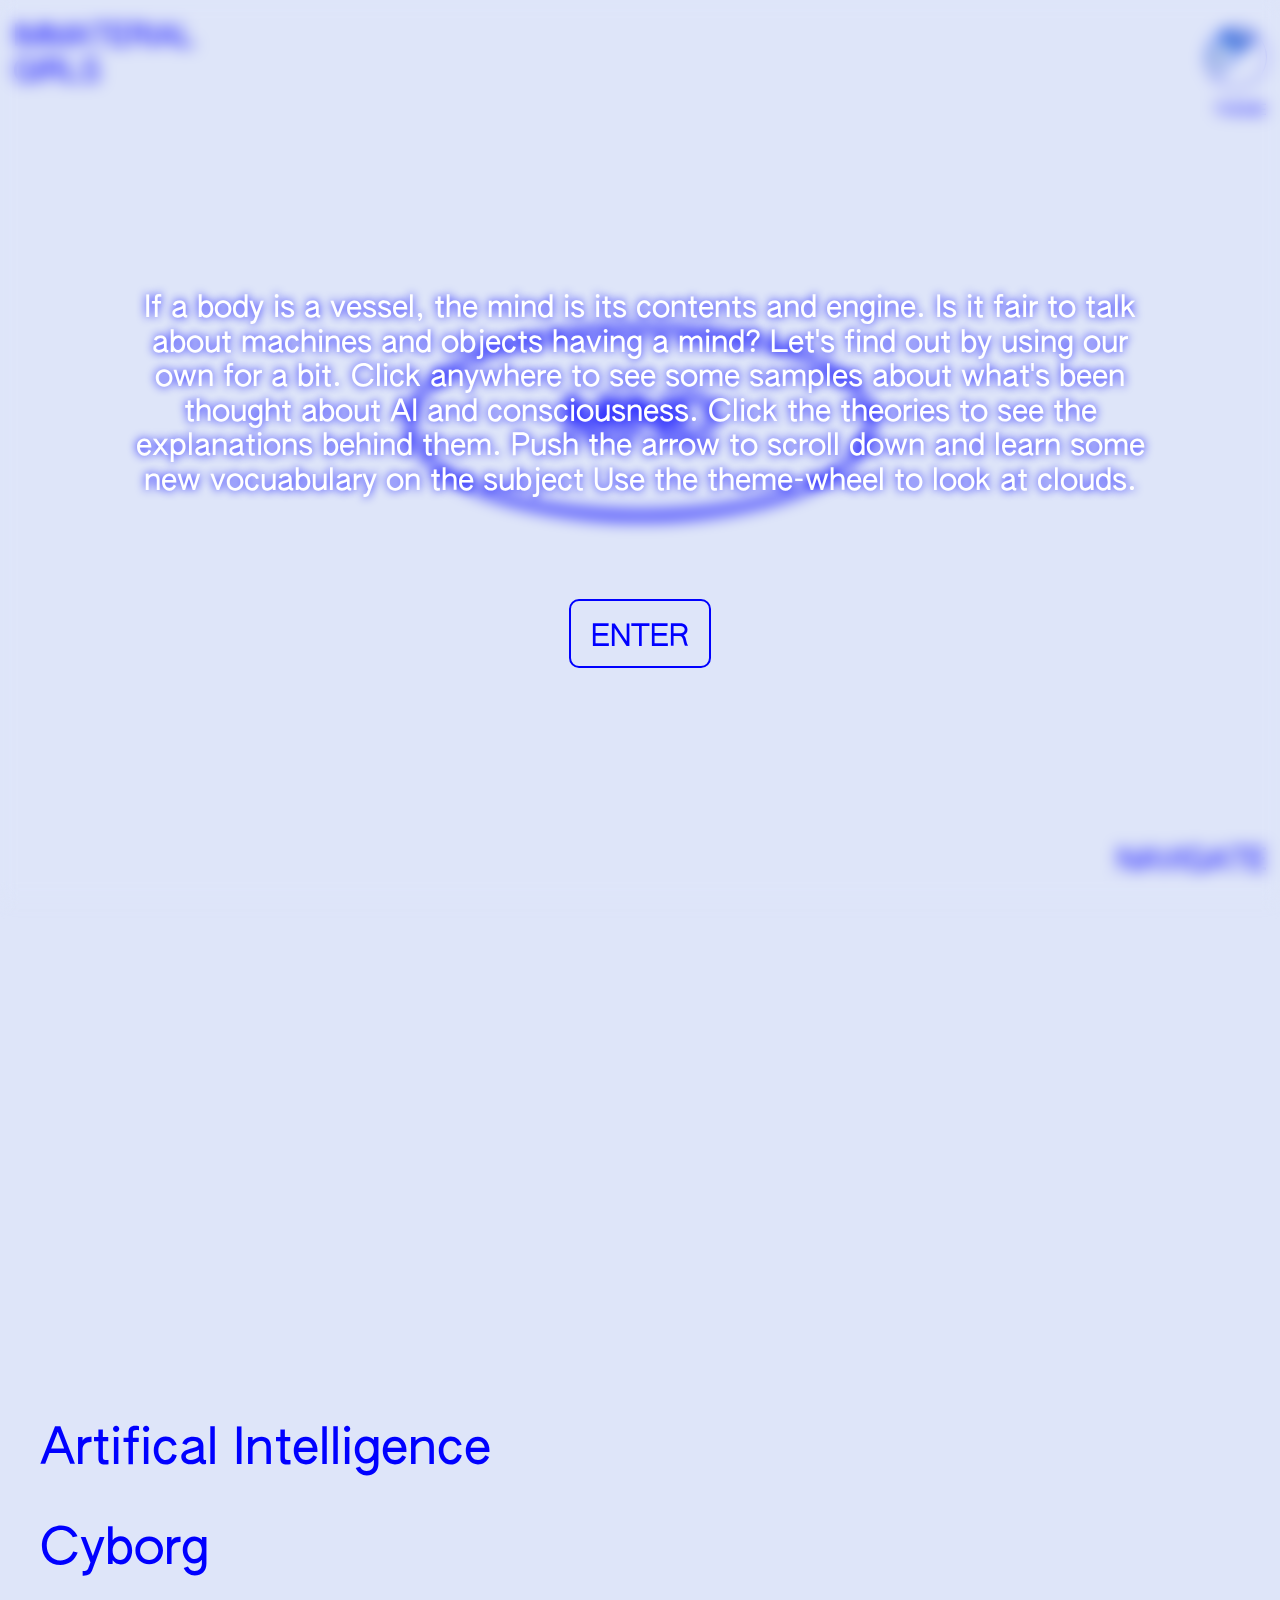
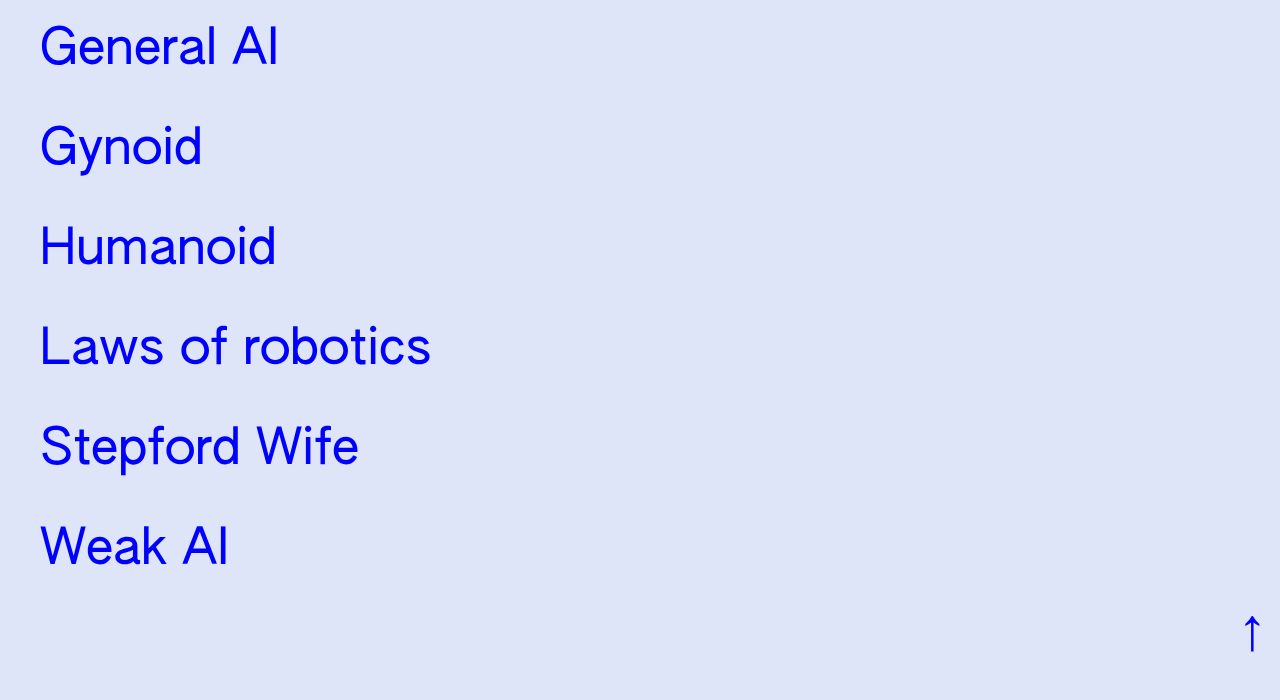
<file: The Mind/index.html>
<head>
	<title>The Mind</title>
	<link rel="stylesheet" href="normalize.css">
	<link rel="stylesheet" href="mind.css">
	<link rel="stylesheet" href="dictionary-float.css">
	<link rel="shortcut icon" href="favicon.ico">
	<meta charset='utf-8'>
	
	 <meta name="viewport" content="width=device-width, initial-scale=1.0">

</head>


<body style="overflow:hidden;">
<svg width=0 height=0>
	<clipPath id="clipper">
		<path class="cls-1" d="M306.64,159.07a79.18,79.18,0,0,0-29.4-61.66,12.82,12.82,0,0,1-4.74-10v-.07A79.38,79.38,0,0,0,126.7,43.9a12.23,12.23,0,0,1-12.32,5.35A79.4,79.4,0,0,0,29.13,161.32a12.36,12.36,0,0,1-1.69,13.19A79,79,0,0,0,8.78,224.45c-.64,43.6,34.5,79.88,78.11,80.56a79.33,79.33,0,0,0,26.28-4,12.54,12.54,0,0,1,12.61,2.8,79.37,79.37,0,0,0,133.91-56.58q0-3.45-.2-6.83a12.54,12.54,0,0,1,6.32-11.91A79.36,79.36,0,0,0,306.64,159.07Z"/>
	</clipPath>
</svg>	

<div class="blur" id="remain">	
	<header class="button"><p class="header">IMMATERIAL <br>GIRLS</p>
	</header>
	<footer class="button">
		<ul id="glideup">
			<a href='../index.html'><li>BODY</li>   </a>
			<a href='../The Heart/index.html'><li>HEART</li>  </a>
			<a href='../The Voice/index.html'><li>VOICE</li>  </a>
			<a href='../The SOul/index.html'><li>SOUL</li>   </a>
			<li>INDEX</li>
		</ul>
		<p id="navigate"> NAVIGATE</p>
	
	</footer>
	<h1 class="arrow">↓</h1>
	
		
		
	<div id="themecontain">
		<div id="theme" class="button">
			<div class="halfcircle sky"></div>
			<div class="halfcircle reverse"></div>
		</div>
		<p class="themetext">THEME</p>
	</div>
		
	<div class="container clicker">

	
		<div class="main bubble"><h1>MIND</h1></div>
		
		<div class="title bubble" id="firstBubble"><h1> TURING TEST</h1></div>
		<div class="title bubble" id="secondBubble"><h1> MORAVECS PARADOX </h1></div>
		<div class="title bubble" id="thirdBubble"><h1> THE CHINESE ROOM </h1></div>
		<div class="title bubble" id="fourthBubble"><h1> MARY IN THE BLACK <br>AND WHITE ROOM </h1></div>
		
		
		
		
	
	
	</div>
</div>
<div class="blur" id="delete">	
	<header class="button"><p class="header">IMMATERIAL <br>GIRLS</p>
	</header>
	<footer class="button">
		<ul id="glideup">
			<li>BODY</li>
			<li>HEART</li>
			<li>SOUL</li>
			<li>FUTURE</li>
			<li>INDEX</li>
		</ul>
		<p id="navigate"> NAVIGATE</p>
	
	</footer>
		
		
	<div id="themecontain">
		<div id="theme" class="button">
			<div class="halfcircle sky"></div>
			<div class="halfcircle reverse"></div>
		</div>
		<p class="themetext">THEME</p>
	</div>
		
	<div class="container">

	
		<div class="main bubble"><h1>MIND</h1></div>
		
		<div class="title bubble" id="firstBubble"><h1> TURING TEST</h1></div>
		<div class="title bubble" id="secondBubble"><h1> MORAVECS PARADOX </h1></div>
		<div class="title bubble" id="thirdBubble"><h1> THE CHINESE ROOM </h1></div>
		<div class="title bubble" id="fourthBubble"><h1> MARY IN THE BLACK <br>AND WHITE ROOM </h1></div>
		<div class="title bubble" id="fifthBubble"><h1> GENERAL ADVERSIAL<br> NETWORKS </h1></div>
		
		
		
		
	
	
	</div>
</div>

<div class="dictionary">
	
		<div class="left">
			<ul class="wordlist">
				<li class="wordlist" id="A">Artifical Intelligence      </li>
				<li class="wordlist" id="C">Cyborg                      </li>
				<li class="wordlist" id="G">General AI					</li>
				
				<li class="wordlist" id="Gy">Gynoid                      </li>
				
				<li class="wordlist" id="H">Humanoid                    </li>
				<li class="wordlist" id="L">Laws of robotics            </li>
				<li class="wordlist" id="S">Stepford Wife               </li>
				<li class="wordlist" id="W">Weak AI                     </li>
			</ul>
		</div>
	
	        <div class="right">
	        		<img id="hideimg" src="media/transparent.png" >
	        	    <div class="hidetext">
	        			<p id="hidden"></p>
						<h1 class="arrow" id="updown">↓</h1>
						
	        		</div>
	        </div>
		
	
	
</div>	

<div id="thoughtbubble">
	<img src="media/thought1.svg"> <div class="clipone"><p>This this is the way this is the way I want to live, I'm going through chaanages dudududuuddudu duduudu duudud gasghaghds hello hepejgpeorgj eohirhfuerhge oierhoehrfeo gefgrugb'</p></div>
</div>

<div class="container" id="startscreen">
		<p>If a body is a vessel, the mind is its contents and engine. Is it fair to talk about machines and objects having a mind? Let's find out by using our own for a bit. Click anywhere to see some samples about what's been thought about AI and consciousness. Click the theories to see the explanations behind them. Push the arrow to scroll down and learn some new vocuabulary on the subject Use the theme-wheel to look at clouds.</p>
		<button>ENTER</button>
		
</div>





	

<!----SCRIPT----->

<script class="play"></script>
<script src="https://ajax.googleapis.com/ajax/libs/jquery/3.3.1/jquery.min.js"></script>
<script src="mind.js"></script>
<script src="clickandshowdictionary.js"></script>


</body>
</file>
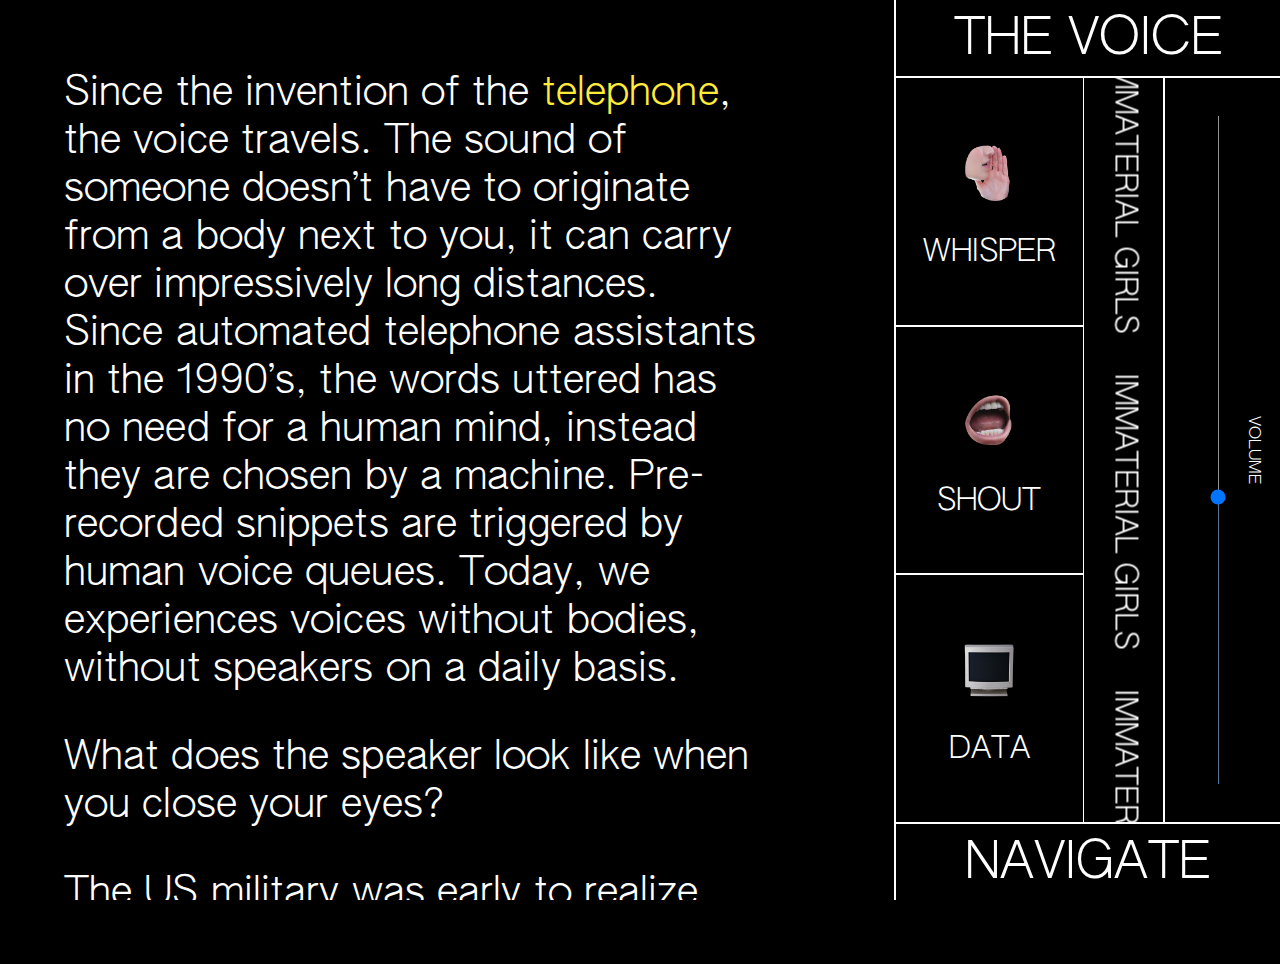
<file: The Voice/index.html>
<head>
	<title>The Voice</title>
	<link rel="stylesheet" href="voice.css">
	<meta charset='utf-8'>
	<link rel="shortcut icon" href="favicon.ico">
	 <meta name="viewport" content="width=device-width, initial-scale=1.0">

</head>

<body>
	<div id="sitecontainer">
		<div class="text content">
	
<div class="normal">
			<p>Since the invention of the <span class="sounds" id="telephone" onclick="playPhone()">telephone</span>, the voice travels. The sound of someone doesn’t have to originate from a body next to you, it can carry over impressively long distances. Since automated telephone assistants in the 1990’s, the words uttered has no need for a human mind, instead they are chosen by a machine. Pre-recorded snippets are triggered by human voice queues. Today, we experiences voices without bodies, without speakers on a daily basis. </p>
			
			<p>What does the speaker look like when you close your <span class="eyes">eyes?</span></p>
			
			<p>The US military was early to realize the potential. Siri, the voice of all iPhones, grew out of research started in the early 2000s dedicated to develop AI and voice automated interaction in warfare technology. In 2010, Siri was bought by <span class="sounds" id="apple" onclick="playApple()">Apple</span> and in 2011 the digital assistant feature launched with grandiose claims of the future coming to town. Not  too far removed from the cliché of the sassy secretary doing your administrative chores, she has lived in our pockets ever since. </p>
			
			<p>Unlike the voice <span class="sounds" id="welcome" onclick="playWelcome()">welcoming</span> you to stay on hold for your phone company back before you did all those things online, Siri is an algorithmic voice, not a pre recorded one. Her words are pronounced and put together by a computer using just snippets of a ”human voice”. Think the mechanically comical <span class="sounds" id="sam"  onclick="playSam()">Microsoft Sam</span> of windows <span class="sounds" id="XP" onclick="playXP()">XP</span> fame, but a lot more realistic sounding.</p>
			
			<p>What does Siri look like when you close your <span class="eyes">eyes?</span></p>
			
			<p> Up until quite recently, a nasal heavily accented <span class="sounds" id="martin" onclick="playMartin()">mans voice</span> announced the bus and tram stops on all public transport in Gothenburg and most of mid-western Sweden. The voice was pre-recorded and updated annually to suit the needs and newly added destinations of the regions commute. With algorithmic voice technology becoming more available, cheaper and reliable, the public transport company Vässtraffik opted for one as a replacement to  <a href='https://www.gp.se/livsstil/martin-är-rösten-på-spårvagnen-1.3911094' target="_blank">psychologist and stand-up comedian Martin Krantz’s(owner of the before mentioned voice) distinct tone.</a> </p>
			
			<p>In 2017 the company arranged an online poll, where users could vote for their favorite out of 3 artificial replacements. Two were male speakers, and one was female. <a href='https://www.gp.se/nyheter/västsverige/här-är-namnet-på-nya-spårvagnsrösten-1.4676314' target="_blank">A few weeks later, the last one had proved the most popular.</a></p>
			
			<a href='https://www.youtube.com/watch?v=3n5muEWaE_Q' target="_blank"><p>In the movie ”Her”, a human man falls in love with a wallet-looking piece of technology equipped with AI and Scarlett Johanssons voice.</p></a>
			
			<p>Helping, listening, being attentive and affirmative and informative. Our digital assistants, the voice on the tram, most automated voices we meet in daily service and commerce. There seems to be a digital ”her” comforting you or holding your hand through every automated part of your life. <a href='https://ieeexplore.ieee.org/document/5354116?arnumber=5354116' target="_blank">Or asking you for money, which you will probably be more willing to give than  if the voice was deeper</a>.</p>

</div>

<div class="dataspeak">
	<p>01010011 01101001 01101110 01100011 01100101 00100000 01110100 01101000 01100101 00100000 01101001 01101110 01110110 01100101 01101110 01110100 01101001 01101111 01101110 00100000 01101111 01100110 00100000 01110100 01101000 01100101 00100000<span class="sounds" id="telephone" onclick="playPhone()">01110100 01100101 01101100 01100101 01110000 01101000 01101111 01101110 01100101</span> 01110100 01101000 01100101 00100000 01110110 01101111 01101001 01100011 01100101 00100000 01110100 01110010 01100001 01110110 01100101 01101100 01110011 00101110 00100000 01010100 01101000 01100101 00100000 01110011 01101111 01110101 01101110 01100100 00100000 01101111 01100110 00100000 01110011 01101111 01101101 01100101 01101111 01101110 01100101 00100000 01100100 01101111 01100101 01110011 01101110 10000000011001 01110100 00100000 01101000 01100001 01110110 01100101 00100000 01110100 01101111 00100000 01101111 01110010 01101001 01100111 01101001 01101110 01100001 01110100 01100101 00100000 01100110 01110010 01101111 01101101 00100000 01100001 00100000 01100010 01101111 01100100 01111001 00100000 01101110 01100101 01111000 01110100 00100000 01110100 01101111 00100000 01111001 01101111 01110101 00101100 00100000 01101001 01110100 00100000 01100011 01100001 01101110 00100000 01100011 01100001 01110010 01110010 01111001 00100000 01101111 01110110 01100101 01110010 00100000 01101001 01101101 01110000 01110010 01100101 01110011 01110011 01101001 01110110 01100101 01101100 01111001 00100000 01101100 01101111 01101110 01100111 00100000 01100100 01101001 01110011 01110100 01100001 01101110 01100011 01100101 01110011 00101110 00100000 01010011 01101001 01101110 01100011 01100101 00100000 01100001 01110101 01110100 01101111 01101101 01100001 01110100 01100101 01100100 00100000 01110100 01100101 01101100 01100101 01110000 01101000 01101111 01101110 01100101 00100000 01100001 01110011 01110011 01101001 01110011 01110100 01100001 01101110 01110100 01110011 00100000 01101001 01101110 00100000 01110100 01101000 01100101 00100000 00110001 00111001 00111001 00110000 10000000011001 01110011 00101100 00100000 01110100 01101000 01100101 00100000 01110111 01101111 01110010 01100100 01110011 00100000 01110101 01110100 01110100 01100101 01110010 01100101 01100100 00100000 01101000 01100001 01110011 00100000 01101110 01101111 00100000 01101110 01100101 01100101 01100100 00100000 01100110 01101111 01110010 00100000 01100001 00100000 01101000 01110101 01101101 01100001 01101110 00100000 01101101 01101001 01101110 01100100 00101100 00100000 01101001 01101110 01110011 01110100 01100101 01100001 01100100 00100000 01110100 01101000 01100101 01111001 00100000 01100001 01110010 01100101 00100000 01100011 01101000 01101111 01110011 01100101 01101110 00100000 01100010 01111001 00100000 01100001 00100000 01101101 01100001 01100011 01101000 01101001 01101110 01100101 00101110 00100000 01010000 01110010 01100101 00101101 01110010 01100101 01100011 01101111 01110010 01100100 01100101 01100100 00100000 01110011 01101110 01101001 01110000 01110000 01100101 01110100 01110011 00100000 01100001 01110010 01100101 00100000 01110100 01110010 01101001 01100111 01100111 01100101 01110010 01100101 01100100 00100000 01100010 01111001 00100000 01101000 01110101 01101101 01100001 01101110 00100000 01110110 01101111 01101001 01100011 01100101 00100000 01110001 01110101 01100101 01110101 01100101 01110011 00101110 00100000 01010100 01101111 01100100 01100001 01111001 00101100 00100000 01110111 01100101 00100000 01100101 01111000 01110000 01100101 01110010 01101001 01100101 01101110 01100011 01100101 01110011 00100000 01110110 01101111 01101001 01100011 01100101 01110011 00100000 01110111 01101001 01110100 01101000 01101111 01110101 01110100 00100000 01100010 01101111 01100100 01101001 01100101 01110011 00101100 00100000 01110111 01101001 01110100 01101000 01101111 01110101 01110100 00100000 01110011 01110000 01100101 01100001 01101011 01100101 01110010 01110011 00100000 01101111 01101110 00100000 01100001 00100000 01100100 01100001 01101001 01101100 01111001 00100000 01100010 01100001 01110011 01101001 01110011 00101110 00100000 
	</p>
	
	<p>01010111 01101000 01100001 01110100 00100000 01100100 01101111 01100101 01110011 00100000 01110100 01101000 01100101 00100000 01110011 01110000 01100101 01100001 01101011 01100101 01110010 00100000 01101100 01101111 01101111 01101011 00100000 01101100 01101001 01101011 01100101 00100000 01110111 01101000 01100101 01101110 00100000 01111001 01101111 01110101 00100000 01100011 01101100 01101111 01110011 01100101 00100000 01111001 01101111 01110101 01110010<span class="eyes">01100101 01111001 01100101 01110011 00111111</span></p>
	
	<p>01010100 01101000 01100101 00100000 01010101 01010011 00100000 01101101 01101001 01101100 01101001 01110100 01100001 01110010 01111001 00100000 01110111 01100001 01110011 00100000 01100101 01100001 01110010 01101100 01111001 00100000 01110100 01101111 00100000 01110010 01100101 01100001 01101100 01101001 01111010 01100101 00100000 01110100 01101000 01100101 00100000 01110000 01101111 01110100 01100101 01101110 01110100 01101001 01100001 01101100 00101110 00100000 01010011 01101001 01110010 01101001 00101100 00100000 01110100 01101000 01100101 00100000 01110110 01101111 01101001 01100011 01100101 00100000 01101111 01100110 00100000 01100001 01101100 01101100 00100000 01101001 01010000 01101000 01101111 01101110 01100101 01110011 00101100 00100000 01100111 01110010 01100101 01110111 00100000 01101111 01110101 01110100 00100000 01101111 01100110 00100000 01110010 01100101 01110011 01100101 01100001 01110010 01100011 01101000 00100000 01110011 01110100 01100001 01110010 01110100 01100101 01100100 00100000 01101001 01101110 00100000 01110100 01101000 01100101 00100000 01100101 01100001 01110010 01101100 01111001 00100000 00110010 00110000 00110000 00110000 01110011 00100000 01100100 01100101 01100100 01101001 01100011 01100001 01110100 01100101 01100100 00100000 01110100 01101111 00100000 01100100 01100101 01110110 01100101 01101100 01101111 01110000 00100000 01000001 01001001 00100000 01100001 01101110 01100100 00100000 01110110 01101111 01101001 01100011 01100101 00100000 01100001 01110101 01110100 01101111 01101101 01100001 01110100 01100101 01100100 00100000 01101001 01101110 01110100 01100101 01110010 01100001 01100011 01110100 01101001 01101111 01101110 00100000 01101001 01101110 00100000 01110111 01100001 01110010 01100110 01100001 01110010 01100101 00100000 01110100 01100101 01100011 01101000 01101110 01101111 01101100 01101111 01100111 01111001 00101110 00100000 01001001 01101110 00100000 00110010 00110000 00110001 00110000 00101100 00100000 01010011 01101001 01110010 01101001 00100000 01110111 01100001 01110011 00100000 01100010 01101111 01110101 01100111 01101000 01110100 00100000 01100010 01111001 00100000<span class="sounds" id="apple" onclick="playApple()">01000001 01110000 01110000 01101100 01100101</span> a01101110 01100100 00100000 01101001 01101110 00100000 00110010 00110000 00110001 00110001 00100000 01110100 01101000 01100101 00100000 01100100 01101001 01100111 01101001 01110100 01100001 01101100 00100000 01100001 01110011 01110011 01101001 01110011 01110100 01100001 01101110 01110100 00100000 01100110 01100101 01100001 01110100 01110101 01110010 01100101 00100000 01101100 01100001 01110101 01101110 01100011 01101000 01100101 01100100 00100000 01110111 01101001 01110100 01101000 00100000 01100111 01110010 01100001 01101110 01100100 01101001 01101111 01110011 01100101 00100000 01100011 01101100 01100001 01101001 01101101 01110011 00100000 01101111 01100110 00100000 01110100 01101000 01100101 00100000 01100110 01110101 01110100 01110101 01110010 01100101 00100000 01100011 01101111 01101101 01101001 01101110 01100111 00100000 01110100 01101111 00100000 01110100 01101111 01110111 01101110 00101110 00100000 01001110 01101111 01110100 00100000 00100000 01110100 01101111 01101111 00100000 01100110 01100001 01110010 00100000 01110010 01100101 01101101 01101111 01110110 01100101 01100100 00100000 01100110 01110010 01101111 01101101 00100000 01110100 01101000 01100101 00100000 01100011 01101100 01101001 01100011 01101000 11101001 00100000 01101111 01100110 00100000 01110100 01101000 01100101 00100000 01110011 01100001 01110011 01110011 01111001 00100000 01110011 01100101 01100011 01110010 01100101 01110100 01100001 01110010 01111001 00100000 01100100 01101111 01101001 01101110 01100111 00100000 01111001 01101111 01110101 01110010 00100000 01100001 01100100 01101101 01101001 01101110 01101001 01110011 01110100 01110010 01100001 01110100 01101001 01110110 01100101 00100000 01100011 01101000 01101111 01110010 01100101 01110011 00101100 00100000 01110011 01101000 01100101 00100000 01101000 01100001 01110011 00100000 01101100 01101001 01110110 01100101 01100100 00100000 01101001 01101110 00100000 01101111 01110101 01110010 00100000 01110000 01101111 01100011 01101011 01100101 01110100 01110011 00100000 01100101 01110110 01100101 01110010 00100000 01110011 01101001 01101110 01100011 01100101 00101110 
	</p>
	
	<p>01010101 01101110 01101100 01101001 01101011 01100101 00100000 01110100 01101000 01100101 00100000 01110110 01101111 01101001 01100011 01100101 <span class="sounds" id="welcome" onclick="playWelcome()">01110111 01100101 01101100 01100011 01101111 01101101 01101001 01101110 01100111</span> 01111001 01101111 01110101 00100000 01110100 01101111 00100000 01110011 01110100 01100001 01111001 00100000 01101111 01101110 00100000 01101000 01101111 01101100 01100100 00100000 01100110 01101111 01110010 00100000 01111001 01101111 01110101 01110010 00100000 01110000 01101000 01101111 01101110 01100101 00100000 01100011 01101111 01101101 01110000 01100001 01101110 01111001 00100000 01100010 01100001 01100011 01101011 00100000 01100010 01100101 01100110 01101111 01110010 01100101 00100000 01111001 01101111 01110101 00100000 01100100 01101001 01100100 00100000 01100001 01101100 01101100 00100000 01110100 01101000 01101111 01110011 01100101 00100000 01110100 01101000 01101001 01101110 01100111 01110011 00100000 01101111 01101110 01101100 01101001 01101110 01100101 00101100 00100000 01010011 01101001 01110010 01101001 00100000 01101001 01110011 00100000 01100001 01101110 00100000 01100001 01101100 01100111 01101111 01110010 01101001 01110100 01101000 01101101 01101001 01100011 00100000 01110110 01101111 01101001 01100011 01100101 00101100 00100000 01101110 01101111 01110100 00100000 01100001 00100000 01110000 01110010 01100101 00100000 01110010 01100101 01100011 01101111 01110010 01100100 01100101 01100100 00100000 01101111 01101110 01100101 00101110 00100000 01001000 01100101 01110010 00100000 01110111 01101111 01110010 01100100 01110011 00100000 01100001 01110010 01100101 00100000 01110000 01110010 01101111 01101110 01101111 01110101 01101110 01100011 01100101 01100100 00100000 01100001 01101110 01100100 00100000 01110000 01110101 01110100 00100000 01110100 01101111 01100111 01100101 01110100 01101000 01100101 01110010 00100000 01100010 01111001 00100000 01100001 00100000 01100011 01101111 01101101 01110000 01110101 01110100 01100101 01110010 00100000 01110101 01110011 01101001 01101110 01100111 00100000 01101010 01110101 01110011 01110100 00100000 01110011 01101110 01101001 01110000 01110000 01100101 01110100 01110011 00100000 01101111 01100110 00100000 01100001 00100000 10000000011101 01101000 01110101 01101101 01100001 01101110 00100000 01110110 01101111 01101001 01100011 01100101 10000000011101 00101110 00100000 01010100 01101000 01101001 01101110 01101011 00100000 01110100 01101000 01100101 00100000 01101101 01100101 01100011 01101000 01100001 01101110 01101001 01100011 01100001 01101100 01101100 01111001 00100000 01100011 01101111 01101101 01101001 01100011 01100001 01101100 00100000<span class="sounds" id="sam"  onclick="playSam()">01001101 01101001 01100011 01110010 01101111 01110011 01101111 01100110 01110100 00100000 01010011 01100001 01101101</span> 01101111 01100110 00100000 01110111 01101001 01101110 01100100 01101111 01110111 01110011 <span class="sounds" id="XP" onclick="playXP()">01011000 01010000</span> 01100110 01100001 01101101 01100101 00101100 00100000 01100010 01110101 01110100 00100000 01100001 00100000 01101100 01101111 01110100 00100000 01101101 01101111 01110010 01100101 00100000 01110010 01100101 01100001 01101100 01101001 01110011 01110100 01101001 01100011 00100000 01110011 01101111 01110101 01101110 01100100 01101001 01101110 01100111.</p>
	
	<p>01010111 01101000 01100001 01110100 00100000 01100100 01101111 01100101 01110011 00100000 01010011 01101001 01110010 01101001 00100000 01101100 01101111 01101111 01101011 00100000 01101100 01101001 01101011 01100101 00100000 01110111 01101000 01100101 01101110 00100000 01111001 01101111 01110101 00100000 01100011 01101100 01101111 01110011 01100101 00100000 01111001 01101111 01110101 01110010 <span class="eyes">01100101 01111001 01100101 01110011 00111111</span></p>
	
	<p> 01010101 01110000 00100000 01110101 01101110 01110100 01101001 01101100 00100000 01110001 01110101 01101001 01110100 01100101 00100000 01110010 01100101 01100011 01100101 01101110 01110100 01101100 01111001 00101100 00100000 01100001 00100000 01101110 01100001 01110011 01100001 01101100 00100000 01101000 01100101 01100001 01110110 01101001 01101100 01111001 00100000 01100001 01100011 01100011 01100101 01101110 01110100 01100101 01100100 <span class="sounds" id="martin" onclick="playMartin()">01101101 01100001 01101110 01110011 00100000 01110110 01101111 01101001 01100011 01100101</span> 01100001 01101110 01101110 01101111 01110101 01101110 01100011 01100101 01100100 00100000 01110100 01101000 01100101 00100000 01100010 01110101 01110011 00100000 01100001 01101110 01100100 00100000 01110100 01110010 01100001 01101101 00100000 01110011 01110100 01101111 01110000 01110011 00100000 01101111 01101110 00100000 01100001 01101100 01101100 00100000 01110000 01110101 01100010 01101100 01101001 01100011 00100000 01110100 01110010 01100001 01101110 01110011 01110000 01101111 01110010 01110100 00100000 01101001 01101110 00100000 01000111 01101111 01110100 01101000 01100101 01101110 01100010 01110101 01110010 01100111 00100000 01100001 01101110 01100100 00100000 01101101 01101111 01110011 01110100 00100000 01101111 01100110 00100000 01101101 01101001 01100100 00101101 01110111 01100101 01110011 01110100 01100101 01110010 01101110 00100000 01010011 01110111 01100101 01100100 01100101 01101110 00101110 00100000 01010100 01101000 01100101 00100000 01110110 01101111 01101001 01100011 01100101 00100000 01110111 01100001 01110011 00100000 01110000 01110010 01100101 00101101 01110010 01100101 01100011 01101111 01110010 01100100 01100101 01100100 00100000 01100001 01101110 01100100 00100000 01110101 01110000 01100100 01100001 01110100 01100101 01100100 00100000 01100001 01101110 01101110 01110101 01100001 01101100 01101100 01111001 00100000 01110100 01101111 00100000 01110011 01110101 01101001 01110100 00100000 01110100 01101000 01100101 00100000 01101110 01100101 01100101 01100100 01110011 00100000 01100001 01101110 01100100 00100000 01101110 01100101 01110111 01101100 01111001 00100000 01100001 01100100 01100100 01100101 01100100 00100000 01100100 01100101 01110011 01110100 01101001 01101110 01100001 01110100 01101001 01101111 01101110 01110011 00100000 01101111 01100110 00100000 01110100 01101000 01100101 00100000 01110010 01100101 01100111 01101001 01101111 01101110 01110011 00100000 01100011 01101111 01101101 01101101 01110101 01110100 01100101 00101110 00100000 01010111 01101001 01110100 01101000 00100000 01100001 01101100 01100111 01101111 01110010 01101001 01110100 01101000 01101101 01101001 01100011 00100000 01110110 01101111 01101001 01100011 01100101 00100000 01110100 01100101 01100011 01101000 01101110 01101111 01101100 01101111 01100111 01111001 00100000 01100010 01100101 01100011 01101111 01101101 01101001 01101110 01100111 00100000 01101101 01101111 01110010 01100101 00100000 01100001 01110110 01100001 01101001 01101100 01100001 01100010 01101100 01100101 00101100 00100000 01100011 01101000 01100101 01100001 01110000 01100101 01110010 00100000 01100001 01101110 01100100 00100000 01110010 01100101 01101100 01101001 01100001 01100010 01101100 01100101 00101100 00100000 01110100 01101000 01100101 00100000 01110000 01110101 01100010 01101100 01101001 01100011 00100000 01110100 01110010 01100001 01101110 01110011 01110000 01101111 01110010 01110100 00100000 01100011 01101111 01101101 01110000 01100001 01101110 01111001 00100000 01010110 11100100 01110011 01110011 01110100 01110010 01100001 01100110 01100110 01101001 01101011 00100000 01101111 01110000 01110100 01100101 01100100 00100000 01100110 01101111 01110010 00100000 01101111 01101110 01100101 00100000 01100001 01110011 00100000 01100001 00100000 01110010 01100101 01110000 01101100 01100001 01100011 01100101 01101101 01100101 01101110 01110100 00100000 01110100 01101111 00100000
		 <a href='https://www.gp.se/livsstil/martin-är-rösten-på-spårvagnen-1.3911094' target="_blank">01110000 01110011 01111001 01100011 01101000 01101111 01101100 01101111 01100111 01101001 01110011 01110100 00100000 01100001 01101110 01100100 00100000 01110011 01110100 01100001 01101110 01100100 00101101 01110101 01110000 00100000 01100011 01101111 01101101 01100101 01100100 01101001 01100001 01101110 00100000 01001101 01100001 01110010 01110100 01101001 01101110 00100000 01001011 01110010 01100001 01101110 01110100 01111010 10000000011001 01110011 00101000 01101111 01110111 01101110 01100101 01110010 00100000 01101111 01100110 00100000 01110100 01101000 01100101 00100000 01100010 01100101 01100110 01101111 01110010 01100101 00100000 01101101 01100101 01101110 01110100 01101001 01101111 01101110 01100101 01100100 00100000 01110110 01101111 01101001 01100011 01100101 00101001 00100000 01100100 01101001 01110011 01110100 01101001 01101110 01100011 01110100 00100000 01110100 01101111 01101110 01100101 00101110
		 </a> </p>
	
	<p>01001001 01101110 00100000 00110010 00110000 00110001 00110111 00100000 01110100 01101000 01100101 00100000 01100011 01101111 01101101 01110000 01100001 01101110 01111001 00100000 01100001 01110010 01110010 01100001 01101110 01100111 01100101 01100100 00100000 01100001 01101110 00100000 01101111 01101110 01101100 01101001 01101110 01100101 00100000 01110000 01101111 01101100 01101100 00101100 00100000 01110111 01101000 01100101 01110010 01100101 00100000 01110101 01110011 01100101 01110010 01110011 00100000 01100011 01101111 01110101 01101100 01100100 00100000 01110110 01101111 01110100 01100101 00100000 01100110 01101111 01110010 00100000 01110100 01101000 01100101 01101001 01110010 00100000 01100110 01100001 01110110 01101111 01110010 01101001 01110100 01100101 00100000 01101111 01110101 01110100 00100000 01101111 01100110 00100000 00110011 00100000 01100001 01110010 01110100 01101001 01100110 01101001 01100011 01101001 01100001 01101100 00100000 01110010 01100101 01110000 01101100 01100001 01100011 01100101 01101101 01100101 01101110 01110100 01110011 00101110 00100000 01010100 01110111 01101111 00100000 01110111 01100101 01110010 01100101 00100000 01101101 01100001 01101100 01100101 00100000 01110011 01110000 01100101 01100001 01101011 01100101 01110010 01110011 00101100 00100000 01100001 01101110 01100100 00100000 01101111 01101110 01100101 00100000 01110111 01100001 01110011 00100000 01100110 01100101 01101101 01100001 01101100 01100101 00101110
		 <a href='https://www.gp.se/nyheter/västsverige/här-är-namnet-på-nya-spårvagnsrösten-1.4676314' target="_blank">01000001 00100000 01100110 01100101 01110111 00100000 01110111 01100101 01100101 01101011 01110011 00100000 01101100 01100001 01110100 01100101 01110010 00101100 00100000 01110100 01101000 01100101 00100000 01101100 01100001 01110011 01110100 00100000 01101111 01101110 01100101 00100000 01101000 01100001 01100100 00100000 01110000 01110010 01101111 01110110 01100101 01100100 00100000 01110100 01101000 01100101 00100000 01101101 01101111 01110011 01110100 00100000 01110000 01101111 01110000 01110101 01101100 01100001 01110010
		 </a></p>
	
	<a href='https://www.youtube.com/watch?v=3n5muEWaE_Q' target="_blank"><p>01001001 01101110 00100000 01110100 01101000 01100101 00100000 01101101 01101111 01110110 01101001 01100101 00100000 10000000011101 01001000 01100101 01110010 10000000011101 00101100 00100000 01100001 00100000 01101000 01110101 01101101 01100001 01101110 00100000 01101101 01100001 01101110 00100000 01100110 01100001 01101100 01101100 01110011 00100000 01101001 01101110 00100000 01101100 01101111 01110110 01100101 00100000 01110111 01101001 01110100 01101000 00100000 01100001 00100000 01110111 01100001 01101100 01101100 01100101 01110100 00101101 01101100 01101111 01101111 01101011 01101001 01101110 01100111 00100000 01110000 01101001 01100101 01100011 01100101 00100000 01101111 01100110 00100000 01110100 01100101 01100011 01101000 01101110 01101111 01101100 01101111 01100111 01111001 00100000 01100101 01110001 01110101 01101001 01110000 01110000 01100101 01100100 00100000 01110111 01101001 01110100 01101000 00100000 01000001 01001001 00100000 01100001 01101110 01100100 00100000 01010011 01100011 01100001 01110010 01101100 01100101 01110100 01110100 00100000 01001010 01101111 01101000 01100001 01101110 01110011 01110011 01101111 01101110 01110011 00100000 01110110 01101111 01101001 01100011 01100101 00101110
	</p></a>
	
	<p>01001000 01100101 01101100 01110000 01101001 01101110 01100111 00101100 00100000 01101100 01101001 01110011 01110100 01100101 01101110 01101001 01101110 01100111 00101100 00100000 01100010 01100101 01101001 01101110 01100111 00100000 01100001 01110100 01110100 01100101 01101110 01110100 01101001 01110110 01100101 00100000 01100001 01101110 01100100 00100000 01100001 01100110 01100110 01101001 01110010 01101101 01100001 01110100 01101001 01110110 01100101 00100000 01100001 01101110 01100100 00100000 01101001 01101110 01100110 01101111 01110010 01101101 01100001 01110100 01101001 01110110 01100101 00101110 00100000 01001111 01110101 01110010 00100000 01100100 01101001 01100111 01101001 01110100 01100001 01101100 00100000 01100001 01110011 01110011 01101001 01110011 01110100 01100001 01101110 01110100 01110011 00101100 00100000 01110100 01101000 01100101 00100000 01110110 01101111 01101001 01100011 01100101 00100000 01101111 01101110 00100000 01110100 01101000 01100101 00100000 01110100 01110010 01100001 01101101 00101100 00100000 01101101 01101111 01110011 01110100 00100000 01100001 01110101 01110100 01101111 01101101 01100001 01110100 01100101 01100100 00100000 01110110 01101111 01101001 01100011 01100101 01110011 00100000 01110111 01100101 00100000 01101101 01100101 01100101 01110100 00100000 01101001 01101110 00100000 01100100 01100001 01101001 01101100 01111001 00100000 01110011 01100101 01110010 01110110 01101001 01100011 01100101 00100000 01100001 01101110 01100100 00100000 01100011 01101111 01101101 01101101 01100101 01110010 01100011 01100101 00101110 00100000 01010100 01101000 01100101 01110010 01100101 00100000 01110011 01100101 01100101 01101101 01110011 00100000 01110100 01101111 00100000 01100010 01100101 00100000 01100001 00100000 01100100 01101001 01100111 01101001 01110100 01100001 01101100 00100000 10000000011101 01101000 01100101 01110010 10000000011101 00100000 01100011 01101111 01101101 01100110 01101111 01110010 01110100 01101001 01101110 01100111 00100000 01111001 01101111 01110101 00100000 01101111 01110010 00100000 01101000 01101111 01101100 01100100 01101001 01101110 01100111 00100000 01111001 01101111 01110101 01110010 00100000 01101000 01100001 01101110 01100100 00100000 01110100 01101000 01110010 01101111 01110101 01100111 01101000 00100000 01100101 01110110 01100101 01110010 01111001 00100000 01100001 01110101 01110100 01101111 01101101 01100001 01110100 01100101 01100100 00100000 01110000 01100001 01110010 01110100 00100000 01101111 01100110 00100000 01111001 01101111 01110101 01110010 00100000 01101100 01101001 01100110 01100101 00101110 <a href='https://ieeexplore.ieee.org/document/5354116?arnumber=5354116' target="_blank">01001111 01110010 00100000 01100001 01110011 01101011 01101001 01101110 01100111 00100000 01111001 01101111 01110101 00100000 01100110 01101111 01110010 00100000 01101101 01101111 01101110 01100101 01111001 00101100 00100000 01110111 01101000 01101001 01100011 01101000 00100000 01111001 01101111 01110101 00100000 01110111 01101001 01101100 01101100 00100000 01110000 01110010 01101111 01100010 01100001 01100010 01101100 01111001 00100000 01100010 01100101 00100000 01101101 01101111 01110010 01100101 00100000 01110111 01101001 01101100 01101100 01101001 01101110 01100111 00100000 01110100 01101111 00100000 01100111 01101001 01110110 01100101 00100000 01110100 01101000 01100001 01101110 00100000 00100000 01101001 01100110 00100000 01110100 01101000 01100101 00100000 01110110 01101111 01101001 01100011 01100101 00100000 01110111 01100001 01110011 00100000 01100100 01100101 01100101 01110000 01100101 01110010
	</a>.</p>
</div>




			
		</div>
		
		<div class="controls content">
			
			<div class="title horizontal">
				<h1>THE VOICE</h1>
			</div>
				
			<div class="verticalflex">
				
			 	<div class="switches ">
			 		<div class="switch whisper bottombord invert">
			 			<img src="symbols/whisper.png">
						<p>WHISPER</p>
			 		</div>
			 		<div class="switch shout bottombord invert">
			 			<img src="symbols/shout.png">
						<p>SHOUT</p>
			 		</div>
			 		<div class="switch data invert">
			 			<img src="symbols/data.png">
						<p>DATA</p>
			 		</div>

			 	</div>
			 	<div class="marquee invert">
				<div class="marquee3k"  data-speed="0.8" >
 					<p>IMMATERIAL GIRLS</p>
				</div>
					 
			 	</div>
			 	<div class="slidecontain">
			 		 <input class="slider" orient="vertical" type="range" step="0.5" value="0" min="-15" max="20">
 					<p>VOLUME</p>
					 
			 	</div>
			 
				
			</div>
			
			<div class="navbox">
				<ul id="glideup">
					<a class="nothing" href='../index.html'><li class="invert">BODY</li> </a>
					<a class="nothing" href='../The Mind/index.html'><li class="invert">MIND</li> </a>
					<a class="nothing" href='../The Heart/index.html'><li class="invert">HEART</li></a>
					<a class="nothing" href='../The SOul/index.html'><li class="invert">SOUL</li> </a>
					<li class="invert">INDEX</li>
				</ul>
			</div>
			
			<div class="navigation horizontal invert">
				<h1 id="navigation ">NAVIGATE</h1>
				
			</div>
		
		</div>
		
		
	</div>
	
	
	
	
<!-----AUDIO.--->
	
	<audio id="phoneSound">
		<source src="sound/phone.wav" type="audio/wav">	
	</audio>
	
	<audio id="appleSound">
		<source src="sound/apple.wav" type="audio/wav">	
	</audio>
	
	<audio id="welcomeSound">
		<source src="sound/welcome.wav" type="audio/wav">	
	</audio>
	
	<audio id="samSound">
		<source src="sound/MS_Sam.ogg" type="audio/ogg">	
	</audio>
	
	<audio id="XPSound">
		<source src="sound/XP.mp3" type="audio/mp3">	
	</audio>
	
	<audio id="martinSound">
		<source src="sound/martin.wav" type="audio/wav">	
	</audio>
	
	
<!--SCRIPTS--->
	<script src="https://ajax.googleapis.com/ajax/libs/jquery/3.4.0/jquery.min.js"></script>
	<script src="range.js"></script>
	<script src="marquee.js"></script>
	<script>
		Marquee3k.init();
	    Marquee3k.refreshAll();
		
	
	</script>
	
	
	
</body>
</file>
<file: The Mind/mind.css>
@keyframes spin {
	0%{transform:rotate(30deg);}
	99%{transform:rotate(395deg);}
	100%{transform:rotate(30deg);}
}

@keyframes spinback {
	0%{transform:rotate(30deg);}
	99%{transform:rotate(395deg);}
	100%{transform:rotate(30deg);}
}



@keyframes updown {
	from{bottom:-1%;}
	to {bottom:2%;}
}


@keyframes updownbubble {
	from{transform:translateY(-15px);}
	to {transform:translateY(-0);;}
}

@font-face {
	font-family:Authentic;
	src:url(../AUTHENTICSans-90.woff2);
}


html, body{
	width:100%;
	padding:0;
	margin:0;
	font-size:30px;
	scroll-behavior:smooth;
	
	
	
	
	
}

body {
	overflow:auto;
	font-family:Authentic, sans-serif;
	color:blue;
    background-size: 100% 100%;	
	background-repeat: repeat;
	background-color:#DEE5F9;
	background-attachment:fixed;
	
	
		
}

/*LOAD*/
#startscreen {
	width:100%;
	height:100%;
	display:flex;
	justify-content:center;
	align-items:center;
	top:80px;
	position:absolute;
	flex-direction:column;
	text-align:center;
	filter:blur(0px);
	z-index:6;
}

#startscreen p{
	margin-top:-100px;
	margin-bottom:100px;
	width:80%;
	color:white;
	text-shadow:blue 0px 0px 10px;
	
}


button {
	appearance:none;
	background-color:transparent;
	padding:20px 20px 10px 20px;
	color:blue;
	border:2px solid blue;
	transition:0.8s;
	outline: none;
	cursor:pointer;
	border-radius:10px;
	
	
}

button:hover {
	border-radius:50px;
	
}

#remain	{
	
	filter:blur(0px);
	opacity:1;
	
	
	
}

#delete{
	z-index:5;
	background-color:#DEE5F9;
}

.blur {
	position:absolute;
	height:100%;
	width:100%;
	filter:blur(8px);
	
}

/*STATIC INFO*/
header {
	position:absolute;
	top:-1%;
	left:1%;
	margin:0;
	padding:0;
	height:100px;
	width:200px;
}

footer {
	position:absolute;
	bottom:-1%;
	right:1%;
	text-align:right;
}
#navigate{
	margin-top:0;
}
ul {
	text-align:right;
	list-style-type:none;
	margin-bottom:0;
}

#glideup li:hover {
	transform:translateX(-10px);
	text-decoration:underline;
}

#glideup li {
	display:none;
	
}

.button {
	font-size:1rem;
	cursor:pointer;
	
}

.arrow {
	position:absolute;
	bottom:-1%;
	left:1%;
	animation:updown 1s linear infinite alternate;
	cursor:pointer;
}


/*THEME BUTTON*/

#themecontain {
	position:absolute;
	top:3%;
	right:1%;
	font-size:0.5rem;
	text-align:center;
	
}
#theme {
	display:flex;
	
	height:60px;
	width:60px;
	transform:rotate(45deg);
}

.halfcircle {
	width:50%;
	height:100%;
	border-radius:60px 0 0 60px;
	border:1px solid blue;
	
}

.sky {
	background-image:url('media/circlesky.jpg');
	background-size:90% 100%;
	border-bottom:1px solid blue;
	border-right:0px solid blue;
	
}

.reverse {
		transform:scale(-1);
		background-color:transparent;
		outline-offset:-1px;
		
}

.themetext {
position:absolute;
right:1%;

}







/*BUBBLES*/

.container {
	width:100%;
	height:95%;
	display:flex;
	justify-content:center;
	align-items:center;
	top:80px;
	
}

.bubble {
	border:8px solid blue;
	text-align:center;
	padding: 0.5em 5em 0.5em 5em;
	border-radius:100%;
	animation:updownbubble 3s linear infinite alternate;
	

}

.main {
	font-size:30px;
	margin-bottom:10px;
	display:relative;
	padding: 0.5em 5em 0.5em 5em;
	
	
	
}

.title {
	transform:translate3d(100px, 50px, 0);
	box-sizing:border-box;
	font-size:15px;
	position:absolute;
	padding: 1em 2em 1em 2em;
	top:0px;
	left:0px;
	display:none;
	
}




/*THOUGHT*/

#thoughtbubble {
	width:300px;
	height:300px;
	position:absolute;
	display:none;
	transform:scale(2);
	
	
}
#thoughtbubble img {
	position:absolute;
	display:inline-block;
	width:250px;
	height:auto;
	top:0;
	left:0;
}


#thoughtbubble p {
	position:absolute;

	width:100%;
	box-sizing:border-box;
	padding:100px 30px 80px 30px;
	overflow:scroll;
	font-size:25px;
	-webkit-shape-outside: url(#clipper);
	    shape-outside: url(#clipper);
	text-align:center;
	transform:rotate(180deg);

}

.clipone {
	clip-path:url(#clipper);
	position:absolute;
	width:300px;
	height:350px;
	overflow:scroll;
	transform:translate(-36px,-38px) scale(0.8);
	
}

a {
	color:blue;
}

a:active {
	color:blue;
}
</file>
<file: The Mind/dictionary-float.css>
.dictionary {
	margin-top:500px;
	position:absolute;
	top:100%;
    height: 100%;
	width:100%;
	display:flex;
	justify-content:space-between;
}

ul.wordlist {
	list-style:none;
	font-size:50px;
	line-height:2;
	margin:0;
	height:100%;
	line-break:none;
	float:left;
	text-align:left;
	
}


li.wordlist:hover {
	font-style:italic;
	text-decoration: underline;
	
}
.left {
	width:50%;
	overflow:scroll;
	
}
.right{
    width: 50%;
    display: flex;
    flex-direction: column;
    align-items: flex-end;

}

div.hidetext {
	margin:15px;
	width:80%;
	


}

div.hidetext p {
	text-align:right;
	font-size:20px;
	
}

#hideimg {
	width:auto;
	float:right;
	margin:15px;
	height:50%;
	max-height:450px;
	

}


#updown {
	transform:rotate(180deg);
	position:absolute;
	right:1%;
}
</file>
<file: The Voice/voice.css>
@keyframes updown {
	from{transform:translateY(4px);}
	to{transform:translateY(-4px);}
	
} 

.invert:hover {
	background-color:white;
	color:black;
	transition:0.2s;
}

@font-face {
	font-family:AUTHENTIC;
	src:url("../AUTHENTICSans-60.woff");
	font-weight:60;
}

@font-face {
	font-family:AUTHENTIC;
	src:url("../AUTHENTICSans-90.woff2");
	font-weight:90;
}

@font-face {
	font-family:AUTHENTIC;
	src:url("../AUTHENTICSans-130.woff2");
	font-weight:130;
}

@font-face {
	font-family:AUTHENTIC;
	src:url("../AUTHENTICSans-150.woff2");
	font-weight:150;
}


body,html {
	padding:0;
	margin:0;
	overflow:hidden;
	font-family:AUTHENTIC;
	font-weight:60;
	background-color:black;
	color:white;
}

h1 {
	font-weight:60;
	font-size:50px;
	margin:0;
	padding-top:10px;
	
}

#sitecontainer {
	width:100%;
	height:100%;
	display:flex;
	flex-direction:row;
}

.text {
	height:100%;
	width:70%;
	padding:0 10% 5% 5%;
	font-size:40px;
	overflow:scroll;
	line-height:1.2;
	letter-spacing:0.1px;
	
}
.normal {
    margin-bottom: 80px;
    margin-top: 70px;
}

.text::-webkit-scrollbar {
  width: 7px;
}

.text::-webkit-scrollbar-thumb {
  background: white; 
  border:0.5px white solid;
  border-radius: 2px;
}

.shouting {
	font-weight:130;
	text-transform:uppercase;
}

.text.whispering {
	font-weight:60;
	-webkit-text-stroke:1px black;
	font-style:italic;
	
}

.dataspeak{
	display:none;
	letter-spacing:1px;
}

.controls {
	width:30%;
	height:100%;
	border-left:2px solid white;
	display:flex;
	flex-direction:column;
	justify-content:space-between;
}

img {
	margin-top:10px;
	margin-bottom: 20%;
	width:30%;
	transition:0.2s;
	
}

.horizontal {
	margin:0;
	padding:5px;
	text-align:center;
	height:80px;
}

.navigation {
	/*border-top:2px solid white;*/
 cursor:pointer;
	
}

.title {
	border-bottom:2px solid white;
	
}

.verticalflex {
	height:100%;
	display:flex;
	flex-direction:row;
	
}

.switches {
	box-sizing:border-box;
	display:flex;
	flex-direction:column;
	justify-content:space-between;
	width:70%;
	border-right:1px solid white;
}

.bottombord {
	    border-bottom: 2px solid white
}

.switch {
	height:33.3%;
	width:100%;
	display:flex;
	flex-direction:column;
	justify-content:center;
	align-items:center;
	cursor:pointer;
	transition:0.2s;
}

.switch p {
	margin:0;
	font-weight:60;
	font-size:30px;
}



.slidecontain {
    display: flex;
   justify-content: center;
    align-items: center;
    height: 100%;
    width: 30%;
}




.slider {
	outline:none;
	height:90%;
	width:1px;
	-webkit-appearance: slider-vertical;
	margin:0 0px 0px 80px;
	
	
}

.slidecontain p {
	margin:0 20px 0 0px ;
	padding:0;
	transform:rotate(90deg);
}

.marquee {
    border-right: 2px solid white;
	width:30%;
    display: flex;
    font-size: 30px;
	box-sizing:border-box;
	flex-direction:column;
	overflow:hidden;
	cursor:none;
}

.marquee p {
   /* writing-mode: vertical-rl;
    text-orientation: mixed;*/
    margin: 20px;
}
.marquee3k {
transform:rotate(90deg);
}


span.sounds {
	box-sizing:border-box;
	z-index:10;
	cursor:pointer;
	color:#FFEB3B;
	animation:updown 1s linear alternate infinite;
	display:inline-block;
	transition:1s;
}

span.sounds:hover{
	animation-play-state:paused;
		cursor:pointer;
}

a {
	color:white;
	transition:1s;
}

a:hover {
	color:yellow;
}



.switch:hover img {
	
	transform:scale(1.6);


 }
 
 .navbox {
	 display:flex;
	 justify-content:center;
	 border-top:2px white solid;
 }
 
 ul#glideup {
	/* position:absolute;*/
	list-style:none;
	order:2;
	width:100%;
	margin:0;
	padding:0;
 }
 
 li {
	 border-bottom:2px solid white;
	 width:100%;
	 padding:10px;
	 text-align:center;
	 font-size:30px;
	 display:none;
	 cursor:pointer;
 }
 

 a.nothing{
	 text-decoration:none;
	 
 }
</file>
